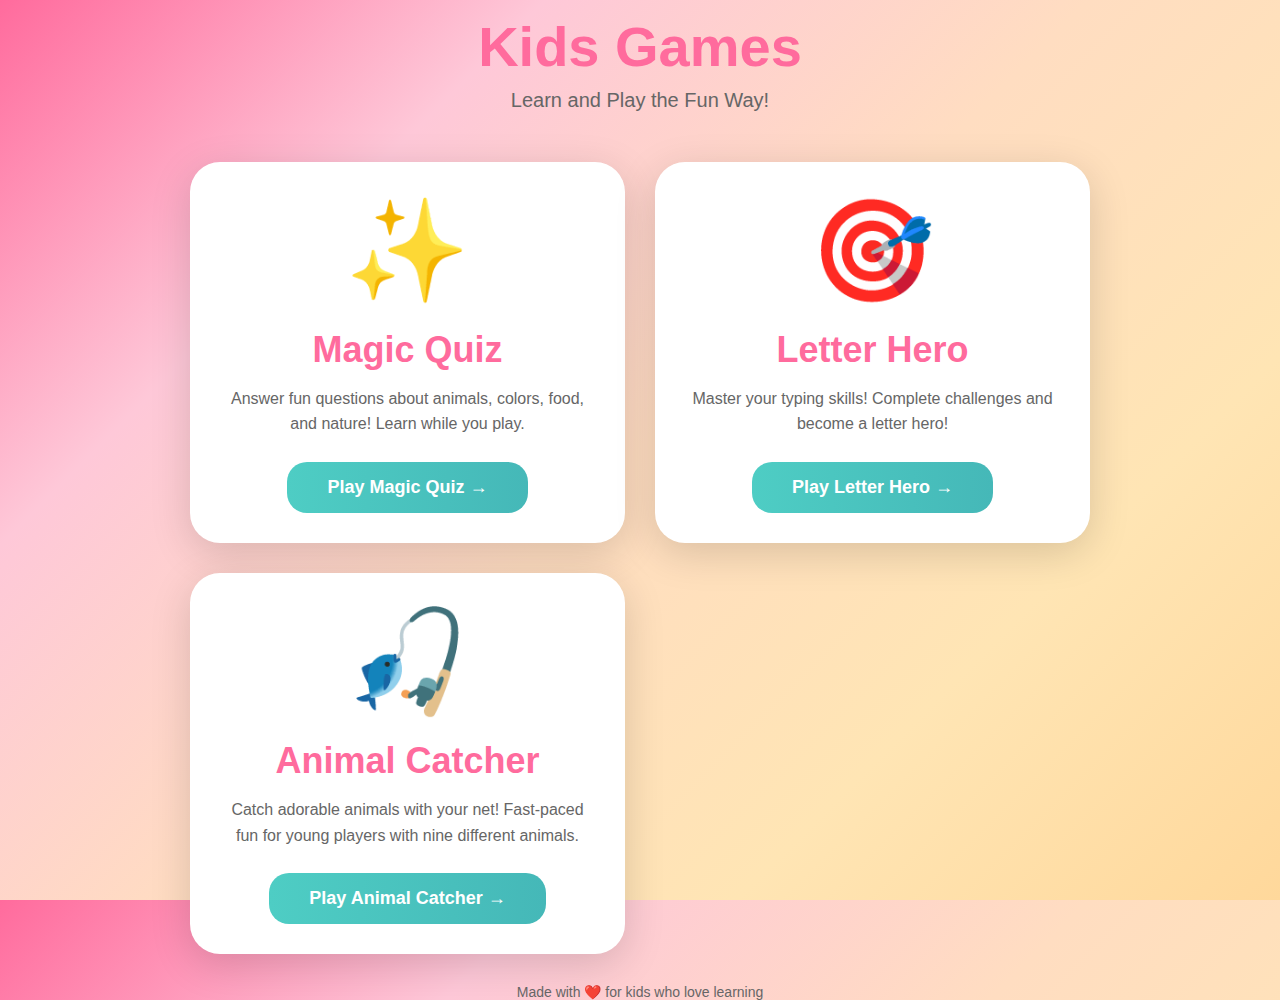
<file: index.html>
<!DOCTYPE html>
<html lang="en">
<head>
    <meta charset="UTF-8">
    <meta name="viewport" content="width=device-width, initial-scale=1.0">
    <title>Kids Games - Learn and Play!</title>
    <style>
        * {
            margin: 0;
            padding: 0;
            box-sizing: border-box;
        }

        html, body {
            width: 100%;
            height: 100%;
        }

        body {
            font-family: 'Comic Sans MS', 'Arial Rounded MT Bold', cursive, sans-serif;
            background: linear-gradient(135deg, #FF6B9D 0%, #FEC8D8 25%, #FFDDC1 50%, #FFE5B4 75%, #FFD89B 100%);
            display: flex;
            justify-content: center;
            align-items: center;
            min-height: 100vh;
            padding: 20px;
        }

        .container {
            max-width: 900px;
            width: 100%;
        }

        .header {
            text-align: center;
            margin-bottom: 50px;
        }

        .title-emoji {
            font-size: 80px;
            margin-bottom: 20px;
            animation: bounce 2s infinite;
        }

        .header h1 {
            font-size: 56px;
            color: #FF6B9D;
            margin-bottom: 10px;
        }

        .header p {
            font-size: 20px;
            color: #666;
            margin-bottom: 20px;
        }

        .games-grid {
            display: grid;
            grid-template-columns: repeat(auto-fit, minmax(300px, 1fr));
            gap: 30px;
            margin-bottom: 30px;
        }

        .game-card {
            background: white;
            border-radius: 30px;
            padding: 30px;
            box-shadow: 0 10px 40px rgba(0, 0, 0, 0.15);
            text-align: center;
            transition: transform 0.3s ease, box-shadow 0.3s ease;
            cursor: pointer;
        }

        .game-card:hover {
            transform: translateY(-10px);
            box-shadow: 0 15px 50px rgba(0, 0, 0, 0.25);
        }

        .game-emoji {
            font-size: 100px;
            margin-bottom: 20px;
            animation: pulse 2s ease-in-out infinite;
        }

        .game-card h2 {
            font-size: 36px;
            color: #FF6B9D;
            margin-bottom: 15px;
        }

        .game-card p {
            font-size: 16px;
            color: #666;
            margin-bottom: 25px;
            line-height: 1.6;
        }

        .game-card a {
            display: inline-block;
            padding: 15px 40px;
            background: linear-gradient(90deg, #4ECDC4, #45B8B8);
            color: white;
            text-decoration: none;
            border-radius: 20px;
            font-weight: bold;
            font-size: 18px;
            border: none;
            cursor: pointer;
            transition: all 0.3s ease;
            font-family: inherit;
        }

        .game-card a:hover {
            background: linear-gradient(90deg, #45B8B8, #3BA8A8);
            transform: scale(1.05);
        }

        .game-card a:active {
            transform: scale(0.98);
        }

        @keyframes bounce {
            0%, 100% {
                transform: translateY(0);
            }
            50% {
                transform: translateY(-20px);
            }
        }

        @keyframes pulse {
            0%, 100% {
                transform: scale(1);
            }
            50% {
                transform: scale(1.1);
            }
        }

        .footer {
            text-align: center;
            color: #666;
            font-size: 14px;
            margin-top: 30px;
        }

        @media (max-width: 600px) {
            .header h1 {
                font-size: 42px;
            }

            .title-emoji {
                font-size: 60px;
            }

            .game-card h2 {
                font-size: 28px;
            }

            .game-emoji {
                font-size: 80px;
            }

            .games-grid {
                grid-template-columns: 1fr;
                gap: 20px;
            }
        }
    </style>
</head>
<body>
    <div class="container">
        <div class="header">
            <div class="title-emoji">🎮</div>
            <h1>Kids Games</h1>
            <p>Learn and Play the Fun Way!</p>
        </div>

        <div class="games-grid">
            <!-- Magic Quiz Game -->
            <div class="game-card">
                <div class="game-emoji">✨</div>
                <h2>Magic Quiz</h2>
                <p>Answer fun questions about animals, colors, food, and nature! Learn while you play.</p>
                <a href="MagicQuiz/index.html">Play Magic Quiz →</a>
            </div>

            <!-- Letter Hero Game -->
            <div class="game-card">
                <div class="game-emoji">🎯</div>
                <h2>Letter Hero</h2>
                <p>Master your typing skills! Complete challenges and become a letter hero!</p>
                <a href="LetterHero/index.html">Play Letter Hero →</a>
            </div>

            <!-- Animal Catcher Game -->
            <div class="game-card">
                <div class="game-emoji">🎣</div>
                <h2>Animal Catcher</h2>
                <p>Catch adorable animals with your net! Fast-paced fun for young players with nine different animals.</p>
                <a href="AnimalCatcher/index.html">Play Animal Catcher →</a>
            </div>

        </div>

        <div class="footer">
            <p>Made with ❤️ for kids who love learning</p>
        </div>
    </div>
</body>
</html>
</file>
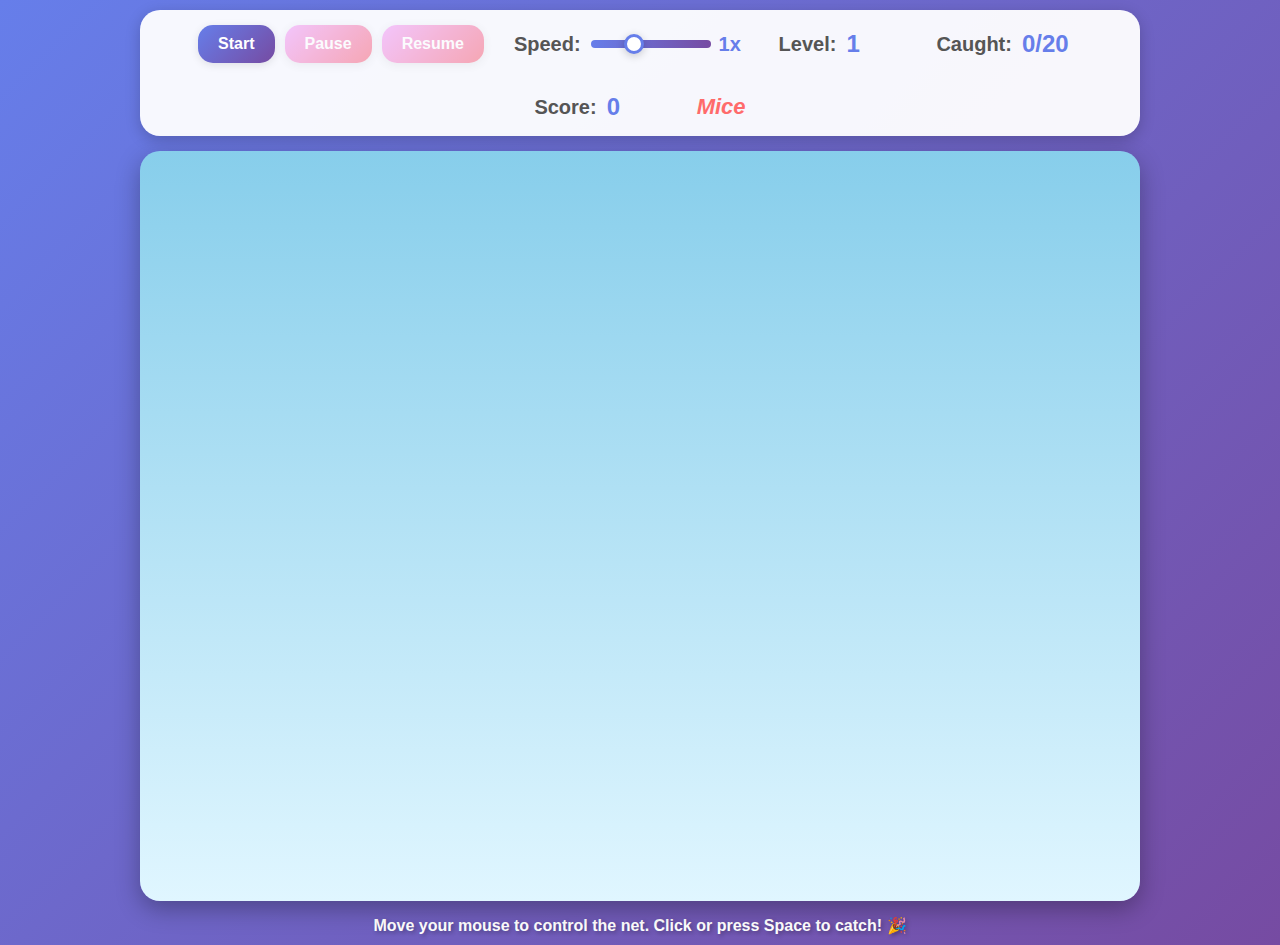
<file: AnimalCatcher/index.html>
<!DOCTYPE html>
<html lang="en">
<head>
    <meta charset="UTF-8">
    <meta name="viewport" content="width=device-width, initial-scale=1.0">
    <title>Animal Catcher</title>
    <link rel="stylesheet" href="style.css">
</head>
<body>
    <div class="container">
        <div class="controls">
            <!-- Game control buttons -->
            <div class="control-buttons">
                <button id="startBtn" class="btn btn-primary">Start</button>
                <button id="pauseBtn" class="btn btn-secondary" disabled>Pause</button>
                <button id="resumeBtn" class="btn btn-secondary" disabled>Resume</button>
            </div>

            <!-- Speed control -->
            <div class="control-item speed-control">
                <span class="label">Speed:</span>
                <div class="slider-container">
                    <input type="range" id="speedSlider" min="0.5" max="2" step="0.25" value="1" class="slider">
                    <span id="speedDisplay" class="speed-value">1x</span>
                </div>
            </div>

            <!-- Game stats -->
            <div class="control-item">
                <span class="label">Level:</span>
                <span id="levelDisplay" class="value">1</span>
            </div>
            <div class="control-item">
                <span class="label">Caught:</span>
                <span id="caughtDisplay" class="value">0/20</span>
            </div>
            <div class="control-item">
                <span class="label">Score:</span>
                <span id="scoreDisplay" class="value">0</span>
            </div>
            <div class="control-item">
                <span id="animalNameDisplay" class="animal-name">Mice</span>
            </div>
        </div>

        <div class="game-area" id="gameArea">
            <canvas id="gameCanvas"></canvas>
            <div id="levelCompletePopup" class="popup hidden">
                <div class="popup-content">
                    <h2>Congratulations!</h2>
                    <p id="popupMessage">You caught all the mice.</p>
                    <p class="popup-hint">Press Space or Click to continue</p>
                </div>
            </div>
            <div id="startupPopup" class="popup hidden">
                <div class="popup-content">
                    <h2>Animal Catcher</h2>
                    <p id="startupMessage">Try to catch all the mice.</p>
                    <p class="popup-hint">Press Space or Click to begin</p>
                </div>
            </div>
        </div>

        <div class="instructions">
            <p>Move your mouse to control the net. Click or press Space to catch! 🎉</p>
        </div>
    </div>

    <!-- Audio elements for sound effects -->
    <audio id="catchSound" preload="auto">
        <source src="[data-uri]" type="audio/wav">
    </audio>
    <audio id="levelUpSound" preload="auto">
        <source src="[data-uri]" type="audio/wav">
    </audio>
    <audio id="ambientMusic" preload="auto" loop>
        <source src="[data-uri]" type="audio/wav">
    </audio>

    <script src="game.js"></script>
</body>
</html>
</file>
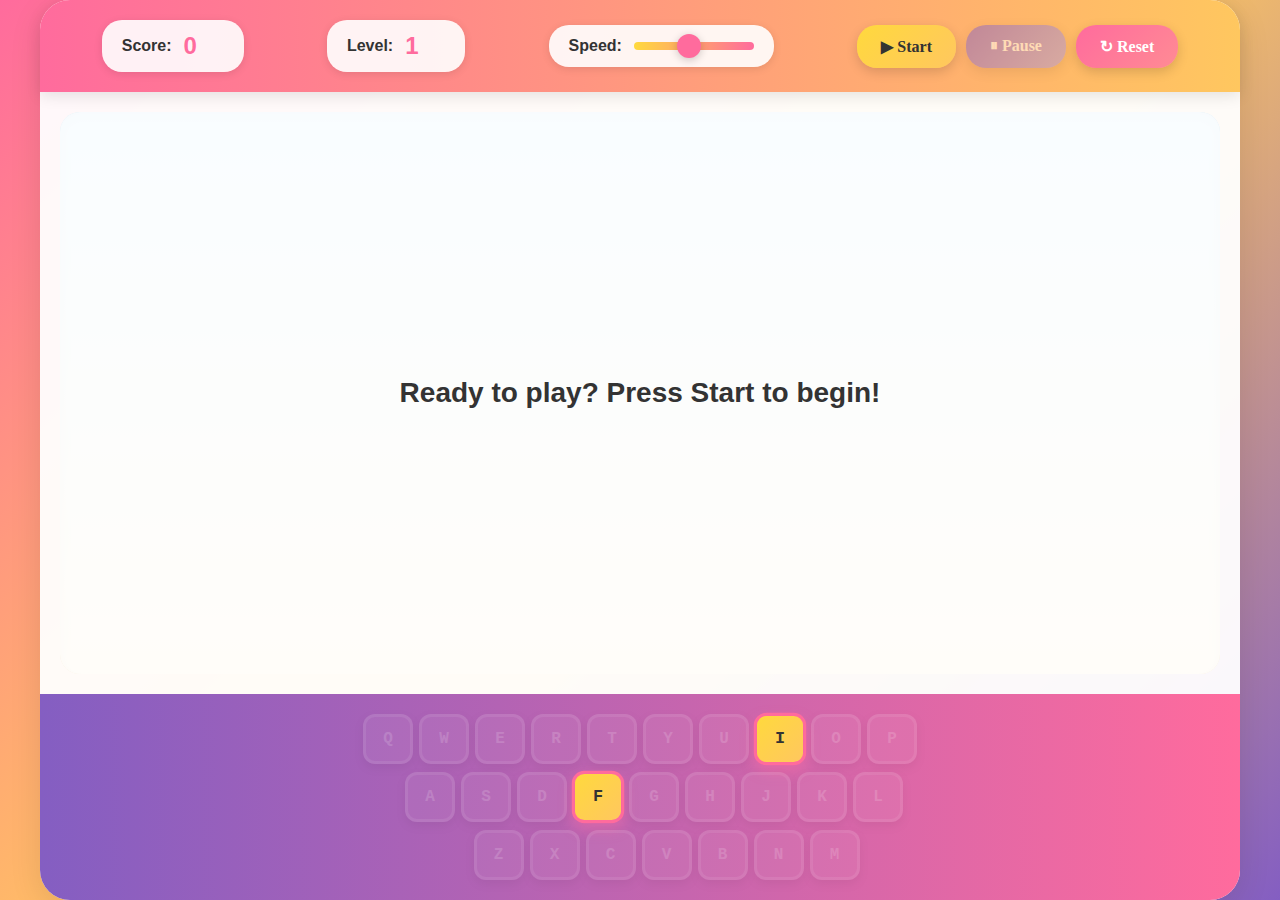
<file: LetterHero/index.html>
<!DOCTYPE html>
<html lang="en">
<head>
    <meta charset="UTF-8">
    <meta name="viewport" content="width=device-width, initial-scale=1.0">
    <title>Letter Hero - Fun Typing Game</title>
    <link rel="stylesheet" href="style.css">
</head>
<body>
    <div class="game-container">
        <!-- Controls at the top -->
        <div class="controls-bar">
            <div class="score-display">
                <span class="label">Score:</span>
                <span id="score" class="value">0</span>
            </div>
            
            <div class="difficulty-display">
                <span class="label">Level:</span>
                <span id="difficulty" class="value">1</span>
            </div>
            
            <div class="speed-control">
                <span class="label">Speed:</span>
                <input type="range" id="speedSlider" min="1" max="10" value="5" class="slider">
            </div>
            
            <div class="button-group">
                <button id="startBtn" class="btn btn-play">▶ Start</button>
                <button id="pauseBtn" class="btn btn-pause" disabled>⏸ Pause</button>
                <button id="resetBtn" class="btn btn-reset">↻ Reset</button>
            </div>
        </div>

        <!-- Game play area with falling letters -->
        <div class="game-area">
            <div id="letterContainer" class="letter-container"></div>
            <div class="game-status" id="gameStatus">
                <div class="status-text">Ready to play? Press <strong>Start</strong> to begin!</div>
            </div>
        </div>

        <!-- Keyboard visualization at the bottom -->
        <div class="keyboard-section">
            <div class="keyboard-row" id="row1">
                <!-- Row 1 will be populated by JavaScript -->
            </div>
            <div class="keyboard-row" id="row2">
                <!-- Row 2 will be populated by JavaScript -->
            </div>
            <div class="keyboard-row" id="row3">
                <!-- Row 3 will be populated by JavaScript -->
            </div>
        </div>
    </div>

    <script src="game.js"></script>
</body>
</html>
</file>
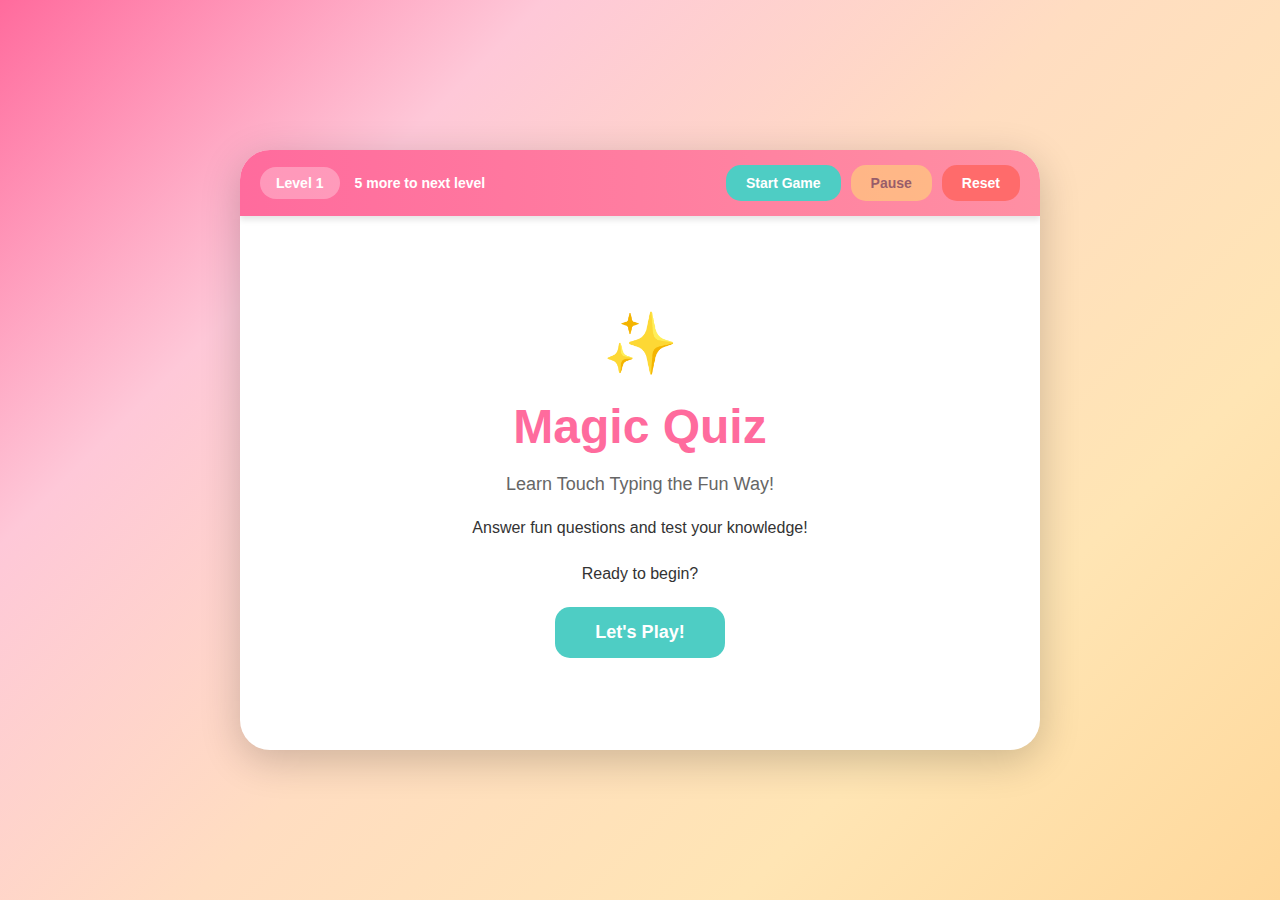
<file: MagicQuiz/index.html>
<!DOCTYPE html>
<html lang="en">
<head>
    <meta charset="UTF-8">
    <meta name="viewport" content="width=device-width, initial-scale=1.0">
    <title>Magic Quiz - Learn Touch Typing!</title>
    <link rel="stylesheet" href="style.css">
</head>
<body>
    <div class="container">
        <!-- Top Control Bar -->
        <div class="control-bar">
            <div class="level-info">
                <span class="level-badge">Level <span id="currentLevel">1</span></span>
                <span class="progress-text">
                    <span id="questionsUntilNext">5</span> more to next level
                </span>
            </div>
            <div class="controls">
                <button id="startBtn" class="btn btn-primary">Start Game</button>
                <button id="pauseBtn" class="btn btn-secondary" disabled>Pause</button>
                <button id="resetBtn" class="btn btn-danger">Reset</button>
            </div>
        </div>

        <!-- Game Area -->
        <div class="game-area">
            <!-- Welcome Screen -->
            <div id="welcomeScreen" class="screen active">
                <div class="welcome-content">
                    <div class="title-emoji">✨</div>
                    <h1>Magic Quiz</h1>
                    <p class="subtitle">Learn Touch Typing the Fun Way!</p>
                    <div class="welcome-text">
                        <p>Answer fun questions and test your knowledge!</p>
                        <p style="margin-top: 20px;">Ready to begin?</p>
                    </div>
                    <button class="btn btn-large btn-primary" onclick="startGame()">Let's Play!</button>
                </div>
            </div>

            <!-- Game Screen -->
            <div id="gameScreen" class="screen">
                <div class="question-container">
                    <div class="illustration" id="illustration">🎨</div>
                    <div class="question-text" id="questionText"></div>
                </div>

                <div class="input-area">
                    <p class="hint-label">Type your answer:</p>
                    <div class="answer-with-article">
                        <span id="articleLabel" class="article-label"></span>
                        <input 
                            type="text" 
                            id="answerInput" 
                            class="answer-input" 
                            placeholder="Type here..."
                            autocomplete="off"
                        >
                        <button id="hintBtn" class="btn btn-hint" title="Show hint">💡</button>
                    </div>
                    <p id="hintText" class="hint-text"></p>
                </div>

                <div class="feedback" id="feedback"></div>

                <div class="progress-bar">
                    <div class="progress-fill" id="progressFill"></div>
                </div>
            </div>

            <!-- Game Over Screen -->
            <div id="gameOverScreen" class="screen">
                <div class="game-over-content">
                    <div class="celebration-emoji">🎉</div>
                    <h1>Amazing Work!</h1>
                    <div class="stats">
                        <p>You answered <span id="finalScore">0</span> questions correctly!</p>
                        <p>You reached Level <span id="finalLevel">1</span></p>
                    </div>
                    <button class="btn btn-large btn-primary" onclick="resetGame()">Play Again!</button>
                </div>
            </div>
        </div>
    </div>

    <script src="game.js"></script>
</body>
</html>
</file>
<file: AnimalCatcher/style.css>
/* ===================================
   ANIMAL CATCHER - Styles
   Bright, friendly, rounded design
   =================================== */

* {
    margin: 0;
    padding: 0;
    box-sizing: border-box;
}

body {
    font-family: 'Comic Sans MS', 'Trebuchet MS', sans-serif;
    background: linear-gradient(135deg, #667eea 0%, #764ba2 100%);
    min-height: 100vh;
    display: flex;
    justify-content: center;
    align-items: center;
    padding: 10px;
    overflow: hidden;
}

.container {
    width: 100%;
    max-width: 1000px;
    display: flex;
    flex-direction: column;
    gap: 15px;
}

/* Control Panel */
.controls {
    background: rgba(255, 255, 255, 0.95);
    border-radius: 20px;
    padding: 15px 20px;
    display: flex;
    justify-content: center;
    gap: 30px;
    flex-wrap: wrap;
    align-items: center;
    box-shadow: 0 4px 15px rgba(0, 0, 0, 0.2);
}

/* Control Buttons */
.control-buttons {
    display: flex;
    gap: 10px;
    flex-wrap: wrap;
}

.btn {
    padding: 10px 20px;
    border: none;
    border-radius: 15px;
    font-size: 16px;
    font-weight: bold;
    cursor: pointer;
    transition: all 0.3s ease;
    box-shadow: 0 2px 8px rgba(0, 0, 0, 0.1);
}

.btn-primary {
    background: linear-gradient(135deg, #667eea 0%, #764ba2 100%);
    color: white;
}

.btn-primary:hover:not(:disabled) {
    transform: translateY(-2px);
    box-shadow: 0 4px 12px rgba(102, 126, 234, 0.4);
}

.btn-primary:active:not(:disabled) {
    transform: translateY(0);
}

.btn-secondary {
    background: linear-gradient(135deg, #f093fb 0%, #f5576c 100%);
    color: white;
}

.btn-secondary:hover:not(:disabled) {
    transform: translateY(-2px);
    box-shadow: 0 4px 12px rgba(245, 87, 108, 0.4);
}

.btn-secondary:active:not(:disabled) {
    transform: translateY(0);
}

.btn:disabled {
    opacity: 0.5;
    cursor: not-allowed;
}

/* Speed Control */
.speed-control {
    display: flex;
    align-items: center;
    gap: 10px;
}

.slider-container {
    display: flex;
    align-items: center;
    gap: 8px;
}

.slider {
    width: 120px;
    height: 8px;
    border-radius: 5px;
    background: linear-gradient(90deg, #667eea 0%, #764ba2 100%);
    outline: none;
    -webkit-appearance: none;
    appearance: none;
}

.slider::-webkit-slider-thumb {
    -webkit-appearance: none;
    appearance: none;
    width: 20px;
    height: 20px;
    border-radius: 50%;
    background: white;
    cursor: pointer;
    box-shadow: 0 2px 8px rgba(0, 0, 0, 0.2);
    border: 3px solid #667eea;
}

.slider::-moz-range-thumb {
    width: 20px;
    height: 20px;
    border-radius: 50%;
    background: white;
    cursor: pointer;
    box-shadow: 0 2px 8px rgba(0, 0, 0, 0.2);
    border: 3px solid #667eea;
}

.speed-value {
    font-weight: bold;
    color: #667eea;
    min-width: 30px;
}

.control-item {
    display: flex;
    align-items: center;
    gap: 10px;
    font-size: 20px;
    font-weight: bold;
}

.control-item .label {
    color: #555;
}

.control-item .value {
    color: #667eea;
    font-size: 24px;
    min-width: 60px;
}

.animal-name {
    color: #ff6b6b;
    font-size: 22px;
    font-style: italic;
}

/* Game Area */
.game-area {
    position: relative;
    width: 100%;
    aspect-ratio: 4 / 3;
    background: linear-gradient(180deg, #87ceeb 0%, #e0f6ff 100%);
    border-radius: 20px;
    overflow: hidden;
    box-shadow: 0 8px 25px rgba(0, 0, 0, 0.3);
}

#gameCanvas {
    position: absolute;
    top: 0;
    left: 0;
    width: 100%;
    height: 100%;
    cursor: none;
    display: block;
}

/* Level Complete Popup */
.popup {
    position: absolute;
    top: 0;
    left: 0;
    width: 100%;
    height: 100%;
    background: rgba(0, 0, 0, 0.7);
    display: flex;
    justify-content: center;
    align-items: center;
    z-index: 1000;
}

.popup.hidden {
    display: none;
}

.popup-content {
    background: white;
    border-radius: 30px;
    padding: 40px 30px;
    text-align: center;
    box-shadow: 0 10px 40px rgba(0, 0, 0, 0.3);
    max-width: 90%;
}

.popup-content h2 {
    font-size: 36px;
    color: #667eea;
    margin-bottom: 15px;
    font-family: 'Comic Sans MS', 'Trebuchet MS', sans-serif;
}

.popup-content p {
    font-size: 24px;
    color: #333;
    margin: 10px 0;
    font-family: 'Comic Sans MS', 'Trebuchet MS', sans-serif;
}

.popup-hint {
    font-size: 16px;
    color: #999;
    margin-top: 20px;
    font-style: italic;
}

/* Instructions */
.instructions {
    text-align: center;
    color: white;
    font-size: 16px;
    font-weight: bold;
    text-shadow: 2px 2px 4px rgba(0, 0, 0, 0.3);
}

@media (max-width: 768px) {
    .controls {
        padding: 12px 15px;
        gap: 15px;
    }

    .btn {
        padding: 8px 16px;
        font-size: 14px;
    }

    .slider {
        width: 80px;
    }

    .control-item {
        font-size: 16px;
    }

    .control-item .value {
        font-size: 18px;
    }

    .animal-name {
        font-size: 18px;
    }

    .instructions {
        font-size: 14px;
    }
}

@media (max-width: 480px) {
    body {
        padding: 5px;
    }

    .controls {
        padding: 10px 12px;
        gap: 10px;
    }

    .control-buttons {
        width: 100%;
        justify-content: center;
    }

    .btn {
        padding: 8px 12px;
        font-size: 12px;
        flex: 1;
        min-width: 70px;
    }

    .speed-control {
        width: 100%;
        justify-content: center;
    }

    .slider {
        width: 100px;
    }

    .control-item {
        font-size: 14px;
    }

    .control-item .value {
        font-size: 16px;
        min-width: 50px;
    }

    .animal-name {
        font-size: 16px;
    }

    .instructions {
        font-size: 12px;
    }
}

/* Smooth animations */
@keyframes float {
    0%, 100% { transform: translateY(0px); }
    50% { transform: translateY(-5px); }
}

@keyframes pulse {
    0%, 100% { opacity: 1; }
    50% { opacity: 0.7; }
}
</file>
<file: LetterHero/style.css>
/* ====================================
   Letter Hero - Styling for Kids
   ==================================== */

* {
    margin: 0;
    padding: 0;
    box-sizing: border-box;
}

body {
    font-family: 'Comic Sans MS', 'Arial Rounded MT Bold', cursive, sans-serif;
    background: linear-gradient(135deg, #FF6B9D 0%, #FFC75F 50%, #845EC2 100%);
    display: flex;
    justify-content: center;
    align-items: center;
    min-height: 100vh;
    overflow: hidden;
}

.game-container {
    width: 100%;
    height: 100vh;
    max-width: 1200px;
    display: flex;
    flex-direction: column;
    background-color: rgba(255, 255, 255, 0.95);
    box-shadow: 0 8px 32px rgba(0, 0, 0, 0.1);
    border-radius: 30px;
}

/* ==========================================
   CONTROLS BAR - Top of screen
   ========================================== */

.controls-bar {
    display: flex;
    align-items: center;
    justify-content: space-around;
    flex-wrap: wrap;
    gap: 20px;
    padding: 20px 30px;
    background: linear-gradient(90deg, #FF6B9D 0%, #FFC75F 100%);
    border-radius: 30px 30px 0 0;
    box-shadow: 0 4px 15px rgba(0, 0, 0, 0.1);
}

.score-display,
.difficulty-display,
.speed-control {
    display: flex;
    align-items: center;
    gap: 12px;
    background-color: rgba(255, 255, 255, 0.9);
    padding: 12px 20px;
    border-radius: 20px;
    box-shadow: 0 2px 8px rgba(0, 0, 0, 0.1);
}

.label {
    font-weight: bold;
    font-size: 16px;
    color: #333;
}

.value {
    font-size: 24px;
    font-weight: bold;
    color: #FF6B9D;
    min-width: 40px;
}

/* Speed slider styling */
.slider {
    width: 120px;
    height: 8px;
    border-radius: 5px;
    background: linear-gradient(90deg, #FFD93D, #FF6B9D);
    outline: none;
    -webkit-appearance: none;
    appearance: none;
}

.slider::-webkit-slider-thumb {
    -webkit-appearance: none;
    appearance: none;
    width: 24px;
    height: 24px;
    border-radius: 50%;
    background: #FF6B9D;
    cursor: pointer;
    box-shadow: 0 2px 8px rgba(0, 0, 0, 0.2);
}

.slider::-moz-range-thumb {
    width: 24px;
    height: 24px;
    border-radius: 50%;
    background: #FF6B9D;
    cursor: pointer;
    border: none;
    box-shadow: 0 2px 8px rgba(0, 0, 0, 0.2);
}

/* Button styling */
.button-group {
    display: flex;
    gap: 10px;
    flex-wrap: wrap;
}

.btn {
    padding: 12px 24px;
    font-size: 16px;
    font-weight: bold;
    border: none;
    border-radius: 20px;
    cursor: pointer;
    transition: all 0.3s ease;
    box-shadow: 0 4px 12px rgba(0, 0, 0, 0.15);
    font-family: 'Comic Sans MS', cursive;
}

.btn-play {
    background: linear-gradient(135deg, #FFD93D, #FFC75F);
    color: #333;
}

.btn-play:hover:not(:disabled) {
    transform: scale(1.1);
    box-shadow: 0 6px 16px rgba(255, 217, 61, 0.4);
}

.btn-play:active:not(:disabled) {
    transform: scale(0.95);
}

.btn-pause {
    background: linear-gradient(135deg, #845EC2, #B39DDB);
    color: white;
}

.btn-pause:hover:not(:disabled) {
    transform: scale(1.1);
    box-shadow: 0 6px 16px rgba(132, 94, 194, 0.4);
}

.btn-pause:active:not(:disabled) {
    transform: scale(0.95);
}

.btn-reset {
    background: linear-gradient(135deg, #FF6B9D, #FF8B94);
    color: white;
}

.btn-reset:hover {
    transform: scale(1.1);
    box-shadow: 0 6px 16px rgba(255, 107, 157, 0.4);
}

.btn-reset:active {
    transform: scale(0.95);
}

.btn:disabled {
    opacity: 0.5;
    cursor: not-allowed;
}

/* ==========================================
   GAME AREA - Center play field
   ========================================== */

.game-area {
    flex: 1;
    position: relative;
    background: linear-gradient(180deg, #E0F4FF 0%, #FFF5E1 100%);
    overflow: hidden;
    margin: 20px;
    border-radius: 20px;
    box-shadow: inset 0 4px 15px rgba(0, 0, 0, 0.05);
}

.letter-container {
    position: absolute;
    width: 100%;
    height: 100%;
    top: 0;
    left: 0;
}

/* Falling letter styling */
.falling-letter {
    position: absolute;
    width: 50px;
    height: 50px;
    display: flex;
    align-items: center;
    justify-content: center;
    font-size: 32px;
    font-weight: bold;
    border-radius: 12px;
    box-shadow: 0 4px 12px rgba(0, 0, 0, 0.2);
    transition: all 0.1s ease;
    cursor: pointer;
}

.falling-letter.home-row {
    background: linear-gradient(135deg, #FFD93D, #FFC75F);
    color: #333;
    border: 3px solid #FF6B9D;
}

/* Game status message */
.game-status {
    position: absolute;
    width: 100%;
    height: 100%;
    display: flex;
    align-items: center;
    justify-content: center;
    background-color: rgba(255, 255, 255, 0.8);
    z-index: 100;
    border-radius: 16px;
}

.status-text {
    font-size: 28px;
    color: #333;
    text-align: center;
    font-weight: bold;
    padding: 20px;
}

.game-status.hidden {
    display: none;
}

/* ==========================================
   KEYBOARD - Bottom visualization
   ========================================== */

.keyboard-section {
    background: linear-gradient(90deg, #845EC2 0%, #FF6B9D 100%);
    padding: 20px;
    border-radius: 0 0 30px 30px;
    display: flex;
    flex-direction: column;
    gap: 8px;
    align-items: center;
}

.keyboard-row {
    display: flex;
    justify-content: center;
    gap: 6px;
    flex-wrap: wrap;
}

/* Keyboard row offset for proper QWERTY alignment */
#row2 {
    margin-left: 28px; /* Offset for A being slightly right of Q */
}

#row3 {
    margin-left: 53px; /* Offset for Z being halfway between A and S */
}

.key-button {
    min-width: 50px;
    width: 50px;
    height: 50px;
    display: flex;
    align-items: center;
    justify-content: center;
    font-size: 16px;
    font-weight: bold;
    border: 3px solid rgba(255, 255, 255, 0.3);
    border-radius: 12px;
    background-color: rgba(255, 255, 255, 0.2);
    color: rgba(255, 255, 255, 0.6);
    transition: all 0.2s ease;
    box-shadow: 0 4px 8px rgba(0, 0, 0, 0.15);
    font-family: 'Courier New', monospace;
}

/* Active keys (in current difficulty level) */
.key-button.active {
    background: linear-gradient(135deg, #FFD93D, #FFC75F);
    color: #333;
    border-color: #FF6B9D;
    box-shadow: 0 6px 12px rgba(255, 107, 157, 0.4);
    transform: scale(1.05);
}

/* Pressed key animation */
.key-button.pressed {
    transform: scale(0.9);
    box-shadow: inset 0 3px 6px rgba(0, 0, 0, 0.2);
}

/* Greyed out keys (not in current difficulty) */
.key-button.inactive {
    opacity: 0.3;
    cursor: not-allowed;
}

/* Special keys styling */
.key-button.space {
    flex: 1;
    max-width: 300px;
    min-width: 100px;
}

/* Circled key for level-up display */
.key-button.key-circled {
    border: 4px solid #FF0000;
    box-shadow: 0 0 20px rgba(255, 0, 0, 0.6), inset 0 0 10px rgba(255, 0, 0, 0.3);
    animation: keyCirclePulse 0.8s ease-in-out infinite;
}

@keyframes keyCirclePulse {
    0%, 100% {
        box-shadow: 0 0 20px rgba(255, 0, 0, 0.6), inset 0 0 10px rgba(255, 0, 0, 0.3);
        transform: scale(1);
    }
    50% {
        box-shadow: 0 0 30px rgba(255, 0, 0, 0.8), inset 0 0 15px rgba(255, 0, 0, 0.5);
        transform: scale(1.08);
    }
}

/* ==========================================
   LEVEL UP MESSAGE OVERLAY
   ========================================== */

.level-up-overlay {
    position: absolute;
    top: 0;
    left: 0;
    width: 100%;
    height: 100%;
    background-color: rgba(0, 0, 0, 0.5);
    display: flex;
    align-items: center;
    justify-content: center;
    z-index: 200;
    border-radius: 16px;
}

.level-up-message {
    background: linear-gradient(135deg, #FFD93D, #FFC75F);
    padding: 40px 50px;
    border-radius: 25px;
    box-shadow: 0 10px 40px rgba(0, 0, 0, 0.3);
    text-align: center;
    animation: levelUpBounce 0.6s cubic-bezier(0.34, 1.56, 0.64, 1);
}

.level-up-text {
    display: flex;
    flex-direction: column;
    gap: 20px;
    align-items: center;
}

.level-up-title {
    font-size: 48px;
    font-weight: bold;
    color: #333;
    text-shadow: 2px 2px 4px rgba(255, 107, 157, 0.3);
}

.level-up-key-display {
    font-size: 36px;
    color: #FF6B9D;
    font-weight: bold;
}

.new-key-letter {
    background: linear-gradient(135deg, #FF6B9D, #845EC2);
    color: white;
    padding: 10px 20px;
    border-radius: 15px;
    display: inline-block;
    min-width: 60px;
    box-shadow: 0 4px 12px rgba(255, 107, 157, 0.4);
}

.level-up-instruction {
    font-size: 24px;
    color: #333;
    font-weight: bold;
    margin-top: 10px;
}

@keyframes levelUpBounce {
    0% {
        transform: scale(0.3) rotateX(90deg);
        opacity: 0;
    }
    100% {
        transform: scale(1) rotateX(0deg);
        opacity: 1;
    }
}

/* ==========================================
   RESPONSIVE DESIGN
   ========================================== */

@media (max-width: 900px) {
    .controls-bar {
        flex-direction: column;
        gap: 15px;
        padding: 15px 20px;
    }

    .btn {
        padding: 10px 20px;
        font-size: 14px;
    }

    .label {
        font-size: 14px;
    }

    .value {
        font-size: 20px;
    }

    .falling-letter {
        width: 45px;
        height: 45px;
        font-size: 28px;
    }

    .key-button {
        min-width: 45px;
        width: 45px;
        height: 45px;
        font-size: 14px;
    }

    #row2 {
        margin-left: 24px;
    }

    #row3 {
        margin-left: 45px;
    }

    .status-text {
        font-size: 24px;
    }
}

@media (max-width: 600px) {
    .game-container {
        border-radius: 15px;
    }

    .controls-bar {
        padding: 10px 15px;
        gap: 10px;
    }

    .speed-control .slider {
        width: 80px;
    }

    .btn {
        padding: 8px 16px;
        font-size: 12px;
    }

    .falling-letter {
        width: 40px;
        height: 40px;
        font-size: 24px;
    }

    .key-button {
        min-width: 40px;
        width: 40px;
        height: 40px;
        font-size: 12px;
    }

    #row2 {
        margin-left: 18px;
    }

    #row3 {
        margin-left: 34px;
    }

    .status-text {
        font-size: 18px;
    }
}

/* ==========================================
   ANIMATIONS
   ========================================== */

@keyframes pop {
    0% {
        transform: scale(1);
        opacity: 1;
    }
    50% {
        transform: scale(1.2);
    }
    100% {
        transform: scale(0);
        opacity: 0;
    }
}

.falling-letter.pop {
    animation: pop 0.4s ease-out forwards;
}

@keyframes bounce {
    0%, 100% {
        transform: translateY(0);
    }
    50% {
        transform: translateY(-10px);
    }
}

.falling-letter.near-bottom {
    animation: bounce 0.3s ease-in-out infinite;
}
</file>
<file: MagicQuiz/style.css>
/* Magic Quiz - Touch Typing Game for Kids */

* {
    margin: 0;
    padding: 0;
    box-sizing: border-box;
}

html, body {
    width: 100%;
    height: 100%;
    overflow: hidden;
}

body {
    font-family: 'Comic Sans MS', 'Arial Rounded MT Bold', cursive, sans-serif;
    background: linear-gradient(135deg, #FF6B9D 0%, #FEC8D8 25%, #FFDDC1 50%, #FFE5B4 75%, #FFD89B 100%);
    display: flex;
    justify-content: center;
    align-items: center;
    padding: 10px;
}

.container {
    width: 100%;
    max-width: 800px;
    height: 100%;
    max-height: 600px;
    display: flex;
    flex-direction: column;
    background: white;
    border-radius: 30px;
    box-shadow: 0 10px 40px rgba(0, 0, 0, 0.2);
    overflow: hidden;
}

/* Control Bar */
.control-bar {
    background: linear-gradient(90deg, #FF6B9D, #FF8FA3);
    padding: 15px 20px;
    display: flex;
    justify-content: space-between;
    align-items: center;
    color: white;
    flex-shrink: 0;
    box-shadow: 0 4px 6px rgba(0, 0, 0, 0.1);
}

.level-info {
    display: flex;
    align-items: center;
    gap: 15px;
    font-weight: bold;
    font-size: 16px;
}

.level-badge {
    background: rgba(255, 255, 255, 0.3);
    padding: 8px 16px;
    border-radius: 20px;
    font-size: 14px;
}

.progress-text {
    font-size: 14px;
}

.controls {
    display: flex;
    gap: 10px;
}

/* Buttons */
.btn {
    padding: 10px 20px;
    border: none;
    border-radius: 15px;
    font-size: 14px;
    font-weight: bold;
    cursor: pointer;
    transition: all 0.3s ease;
    font-family: inherit;
}

.btn:disabled {
    opacity: 0.5;
    cursor: not-allowed;
}

.btn-primary {
    background: #4ECDC4;
    color: white;
}

.btn-primary:hover:not(:disabled) {
    background: #45B8B8;
    transform: scale(1.05);
}

.btn-secondary {
    background: #FFE66D;
    color: #333;
}

.btn-secondary:hover:not(:disabled) {
    background: #FFD950;
    transform: scale(1.05);
}

.btn-danger {
    background: #FF6B6B;
    color: white;
}

.btn-danger:hover:not(:disabled) {
    background: #FF5252;
    transform: scale(1.05);
}

.btn-large {
    padding: 15px 40px;
    font-size: 18px;
}

/* Game Area */
.game-area {
    flex: 1;
    position: relative;
    overflow: hidden;
    display: flex;
    justify-content: center;
    align-items: center;
}

.screen {
    position: absolute;
    width: 100%;
    height: 100%;
    display: none;
    flex-direction: column;
    justify-content: center;
    align-items: center;
    padding: 30px;
    text-align: center;
    animation: fadeIn 0.3s ease;
}

.screen.active {
    display: flex;
}

@keyframes fadeIn {
    from {
        opacity: 0;
    }
    to {
        opacity: 1;
    }
}

/* Welcome Screen */
.welcome-content {
    display: flex;
    flex-direction: column;
    align-items: center;
    gap: 20px;
}

.title-emoji {
    font-size: 60px;
    animation: bounce 2s infinite;
}

.welcome-content h1 {
    color: #FF6B9D;
    font-size: 48px;
    margin: 0;
}

.subtitle {
    color: #666;
    font-size: 18px;
    margin: 0;
}

.welcome-text {
    color: #333;
    font-size: 16px;
    line-height: 1.6;
    max-width: 400px;
}

@keyframes bounce {
    0%, 100% {
        transform: translateY(0);
    }
    50% {
        transform: translateY(-15px);
    }
}

/* Game Screen */
.question-container {
    flex: 1;
    display: flex;
    flex-direction: column;
    justify-content: center;
    align-items: center;
    gap: 20px;
    margin-bottom: 20px;
}

.illustration {
    font-size: 80px;
    animation: pulse 2s ease-in-out infinite;
}

@keyframes pulse {
    0%, 100% {
        transform: scale(1);
    }
    50% {
        transform: scale(1.1);
    }
}

.question-text {
    font-size: 28px;
    color: #333;
    font-weight: bold;
    max-width: 90%;
    line-height: 1.4;
}

.input-area {
    margin-bottom: 20px;
}

.answer-with-article {
    display: flex;
    align-items: center;
    justify-content: center;
    gap: 10px;
}

.article-label {
    font-size: 22px;
    font-weight: bold;
    color: #FF6B9D;
}

.hint-label {
    color: #666;
    font-size: 14px;
    margin-bottom: 8px;
}

.answer-input {
    width: 100%;
    max-width: 300px;
    padding: 15px 20px;
    font-size: 22px;
    border: 3px solid #4ECDC4;
    border-radius: 15px;
    text-align: center;
    font-family: inherit;
    transition: border-color 0.3s ease;
}

.answer-input:focus {
    outline: none;
    border-color: #FF6B9D;
    box-shadow: 0 0 0 3px rgba(255, 107, 157, 0.2);
}

.btn-hint {
    background: transparent;
    border: none;
    font-size: 24px;
    cursor: pointer;
    padding: 8px 12px;
    border-radius: 10px;
    transition: all 0.3s ease;
    display: flex;
    align-items: center;
    justify-content: center;
}

.btn-hint:hover {
    background: rgba(255, 107, 157, 0.1);
    transform: scale(1.1);
}

.btn-hint:active {
    transform: scale(0.95);
}

.hint-text {
    color: #FF8FA3;
    font-size: 14px;
    margin-top: 10px;
    font-style: italic;
    min-height: 20px;
}

.feedback {
    min-height: 150px;
    font-size: 24px;
    font-weight: bold;
    margin: 10px 0;
    padding: 20px;
    border-radius: 15px;
    line-height: 1.6;
    display: flex;
    align-items: center;
    justify-content: center;
}

.feedback.correct {
    color: #ffffff;
    background: linear-gradient(135deg, #4ECDC4, #44A08D);
    animation: popIn 0.5s ease;
    box-shadow: 0 6px 20px rgba(78, 205, 196, 0.4);
}

.feedback.incorrect {
    color: #ffffff;
    background: linear-gradient(135deg, #FF6B6B, #FF5252);
    animation: shake 0.5s ease;
}

@keyframes popIn {
    0% {
        opacity: 0;
        transform: scale(0.8);
    }
    50% {
        transform: scale(1.1);
    }
    100% {
        opacity: 1;
        transform: scale(1);
    }
}

@keyframes shake {
    0%, 100% {
        transform: translateX(0);
    }
    25% {
        transform: translateX(-10px);
    }
    75% {
        transform: translateX(10px);
    }
}

.progress-bar {
    width: 100%;
    max-width: 300px;
    height: 12px;
    background: #E0E0E0;
    border-radius: 10px;
    overflow: hidden;
    margin-top: 20px;
}

.progress-fill {
    height: 100%;
    background: linear-gradient(90deg, #4ECDC4, #FFE66D);
    width: 0%;
    transition: width 0.3s ease;
}

/* Game Over Screen */
.game-over-content {
    display: flex;
    flex-direction: column;
    align-items: center;
    gap: 20px;
}

.celebration-emoji {
    font-size: 80px;
    animation: spin 1s infinite;
}

@keyframes spin {
    from {
        transform: rotate(0deg);
    }
    to {
        transform: rotate(360deg);
    }
}

.game-over-content h1 {
    color: #FF6B9D;
    font-size: 42px;
    margin: 0;
}

.stats {
    background: #FFF9E6;
    padding: 20px 30px;
    border-radius: 15px;
    font-size: 20px;
    color: #333;
}

.stats p {
    margin: 10px 0;
}

/* Responsive Design */
@media (max-width: 600px) {
    .container {
        max-width: 100%;
        max-height: 100%;
        border-radius: 20px;
    }

    .control-bar {
        flex-direction: column;
        gap: 10px;
        padding: 10px 15px;
    }

    .level-info {
        width: 100%;
        justify-content: center;
        font-size: 14px;
    }

    .controls {
        width: 100%;
        justify-content: center;
    }

    .btn {
        padding: 8px 12px;
        font-size: 12px;
    }

    .welcome-content h1 {
        font-size: 36px;
    }

    .title-emoji {
        font-size: 48px;
    }

    .question-text {
        font-size: 22px;
    }

    .illustration {
        font-size: 60px;
    }

    .answer-input {
        font-size: 16px;
        max-width: 90%;
    }
}
</file>
